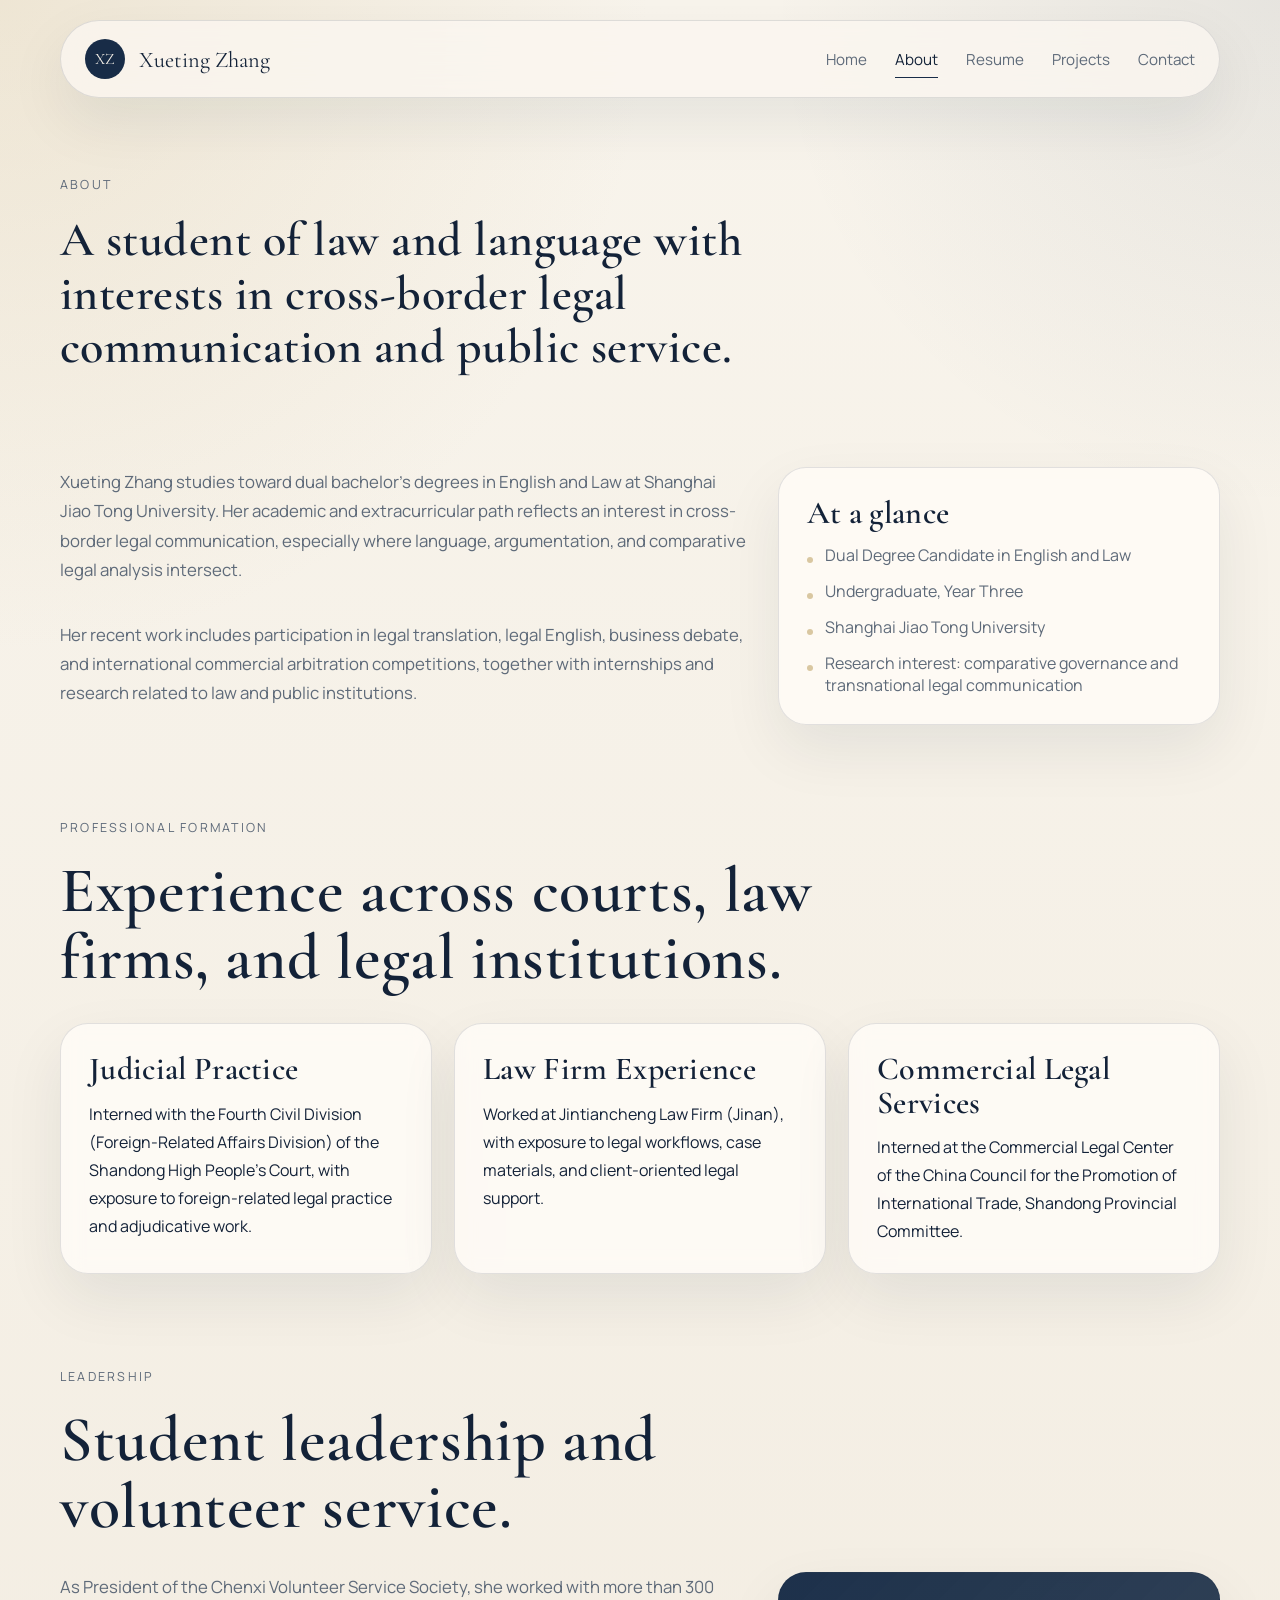
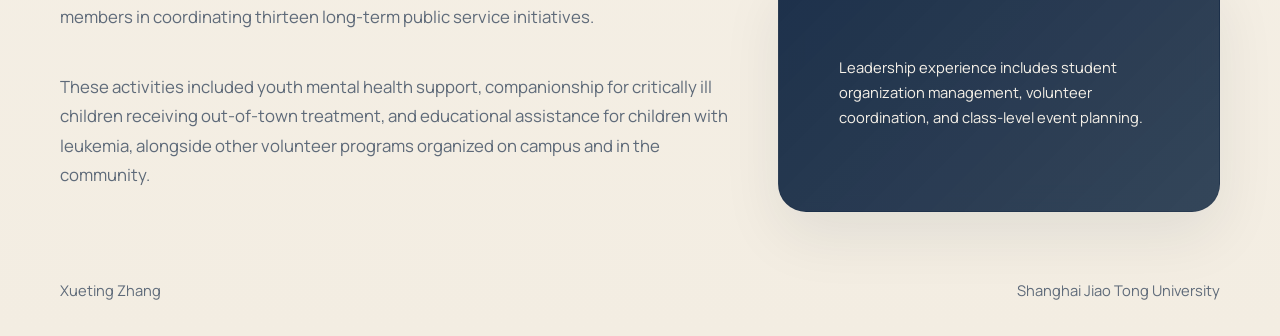
<file: about.html>
<!DOCTYPE html>
<html lang="en">
<head>
  <meta charset="UTF-8">
  <meta name="viewport" content="width=device-width, initial-scale=1.0">
  <title>About | Xueting Zhang</title>
  <meta name="description" content="About Xueting Zhang, an undergraduate at Shanghai Jiao Tong University studying English and Law.">
  <link rel="preconnect" href="https://fonts.googleapis.com">
  <link rel="preconnect" href="https://fonts.gstatic.com" crossorigin>
  <link href="https://fonts.googleapis.com/css2?family=Cormorant+Garamond:wght@400;500;600;700&family=Manrope:wght@400;500;600;700&display=swap" rel="stylesheet">
  <link rel="stylesheet" href="styles.css">
</head>
<body data-page="about">
  <div class="site-shell">
    <header class="site-header">
      <a class="brand" href="index.html">
        <span class="brand-mark">XZ</span>
        <span class="brand-text">Xueting Zhang</span>
      </a>
      <button class="menu-toggle" aria-expanded="false" aria-label="Toggle navigation">
        <span></span>
        <span></span>
      </button>
      <nav class="site-nav">
        <a href="index.html">Home</a>
        <a href="about.html">About</a>
        <a href="resume.html">Resume</a>
        <a href="projects.html">Projects</a>
        <a href="contact.html">Contact</a>
      </nav>
    </header>

    <main class="page-main">
      <section class="page-intro">
        <p class="eyebrow reveal">About</p>
        <h1 class="reveal">A student of law and language with interests in cross-border legal communication and public service.</h1>
      </section>

      <section class="section two-column">
        <div class="text-block reveal">
          <p>Xueting Zhang studies toward dual bachelor's degrees in English and Law at Shanghai Jiao Tong University. Her academic and extracurricular path reflects an interest in cross-border legal communication, especially where language, argumentation, and comparative legal analysis intersect.</p>
          <p>Her recent work includes participation in legal translation, legal English, business debate, and international commercial arbitration competitions, together with internships and research related to law and public institutions.</p>
        </div>
        <div class="detail-card reveal">
          <h2>At a glance</h2>
          <ul class="detail-list">
            <li>Dual Degree Candidate in English and Law</li>
            <li>Undergraduate, Year Three</li>
            <li>Shanghai Jiao Tong University</li>
            <li>Research interest: comparative governance and transnational legal communication</li>
          </ul>
        </div>
      </section>

      <section class="section">
        <div class="section-heading reveal">
          <p class="eyebrow">Professional Formation</p>
          <h2>Experience across courts, law firms, and legal institutions.</h2>
        </div>
        <div class="feature-grid">
          <article class="feature-card reveal">
            <h3>Judicial Practice</h3>
            <p>Interned with the Fourth Civil Division (Foreign-Related Affairs Division) of the Shandong High People's Court, with exposure to foreign-related legal practice and adjudicative work.</p>
          </article>
          <article class="feature-card reveal">
            <h3>Law Firm Experience</h3>
            <p>Worked at Jintiancheng Law Firm (Jinan), with exposure to legal workflows, case materials, and client-oriented legal support.</p>
          </article>
          <article class="feature-card reveal">
            <h3>Commercial Legal Services</h3>
            <p>Interned at the Commercial Legal Center of the China Council for the Promotion of International Trade, Shandong Provincial Committee.</p>
          </article>
        </div>
      </section>

      <section class="section split-section">
        <div class="section-heading reveal">
          <p class="eyebrow">Leadership</p>
          <h2>Student leadership and volunteer service.</h2>
        </div>
        <div class="split-content">
          <div class="text-block reveal">
            <p>As President of the Chenxi Volunteer Service Society, she worked with more than 300 members in coordinating thirteen long-term public service initiatives.</p>
            <p>These activities included youth mental health support, companionship for critically ill children receiving out-of-town treatment, and educational assistance for children with leukemia, alongside other volunteer programs organized on campus and in the community.</p>
          </div>
          <div class="quote-card text-panel reveal">
            <p>Leadership experience includes student organization management, volunteer coordination, and class-level event planning.</p>
          </div>
        </div>
      </section>
    </main>

    <footer class="site-footer">
      <p>Xueting Zhang</p>
      <p>Shanghai Jiao Tong University</p>
    </footer>
  </div>
  <script src="script.js"></script>
</body>
</html>
</file>
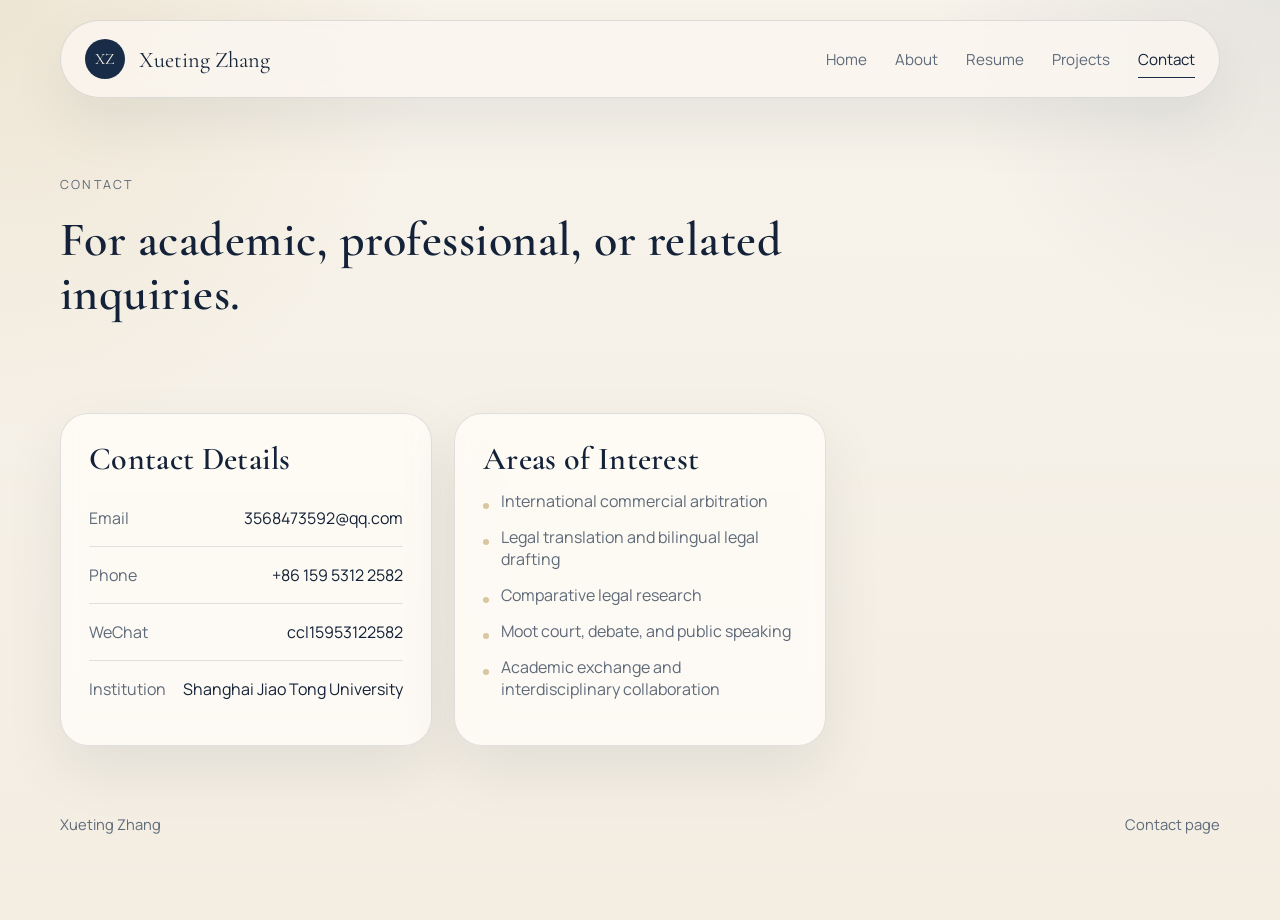
<file: contact.html>
<!DOCTYPE html>
<html lang="en">
<head>
  <meta charset="UTF-8">
  <meta name="viewport" content="width=device-width, initial-scale=1.0">
  <title>Contact | Xueting Zhang</title>
  <meta name="description" content="Contact information for Xueting Zhang.">
  <link rel="preconnect" href="https://fonts.googleapis.com">
  <link rel="preconnect" href="https://fonts.gstatic.com" crossorigin>
  <link href="https://fonts.googleapis.com/css2?family=Cormorant+Garamond:wght@400;500;600;700&family=Manrope:wght@400;500;600;700&display=swap" rel="stylesheet">
  <link rel="stylesheet" href="styles.css">
</head>
<body data-page="contact">
  <div class="site-shell">
    <header class="site-header">
      <a class="brand" href="index.html">
        <span class="brand-mark">XZ</span>
        <span class="brand-text">Xueting Zhang</span>
      </a>
      <button class="menu-toggle" aria-expanded="false" aria-label="Toggle navigation">
        <span></span>
        <span></span>
      </button>
      <nav class="site-nav">
        <a href="index.html">Home</a>
        <a href="about.html">About</a>
        <a href="resume.html">Resume</a>
        <a href="projects.html">Projects</a>
        <a href="contact.html">Contact</a>
      </nav>
    </header>

    <main class="page-main">
      <section class="page-intro">
        <p class="eyebrow reveal">Contact</p>
        <h1 class="reveal">For academic, professional, or related inquiries.</h1>
      </section>

      <section class="section contact-layout">
        <div class="contact-card reveal">
          <h2>Contact Details</h2>
          <p class="contact-line"><span>Email</span><a href="mailto:3568473592@qq.com">3568473592@qq.com</a></p>
          <p class="contact-line"><span>Phone</span><a href="tel:+8615953122582">+86 159 5312 2582</a></p>
          <p class="contact-line"><span>WeChat</span><span>ccl15953122582</span></p>
          <p class="contact-line"><span>Institution</span><span>Shanghai Jiao Tong University</span></p>
        </div>

        <div class="contact-card reveal">
          <h2>Areas of Interest</h2>
          <ul class="detail-list">
            <li>International commercial arbitration</li>
            <li>Legal translation and bilingual legal drafting</li>
            <li>Comparative legal research</li>
            <li>Moot court, debate, and public speaking</li>
            <li>Academic exchange and interdisciplinary collaboration</li>
          </ul>
        </div>
      </section>
    </main>

    <footer class="site-footer">
      <p>Xueting Zhang</p>
      <p>Contact page</p>
    </footer>
  </div>
  <script src="script.js"></script>
</body>
</html>
</file>
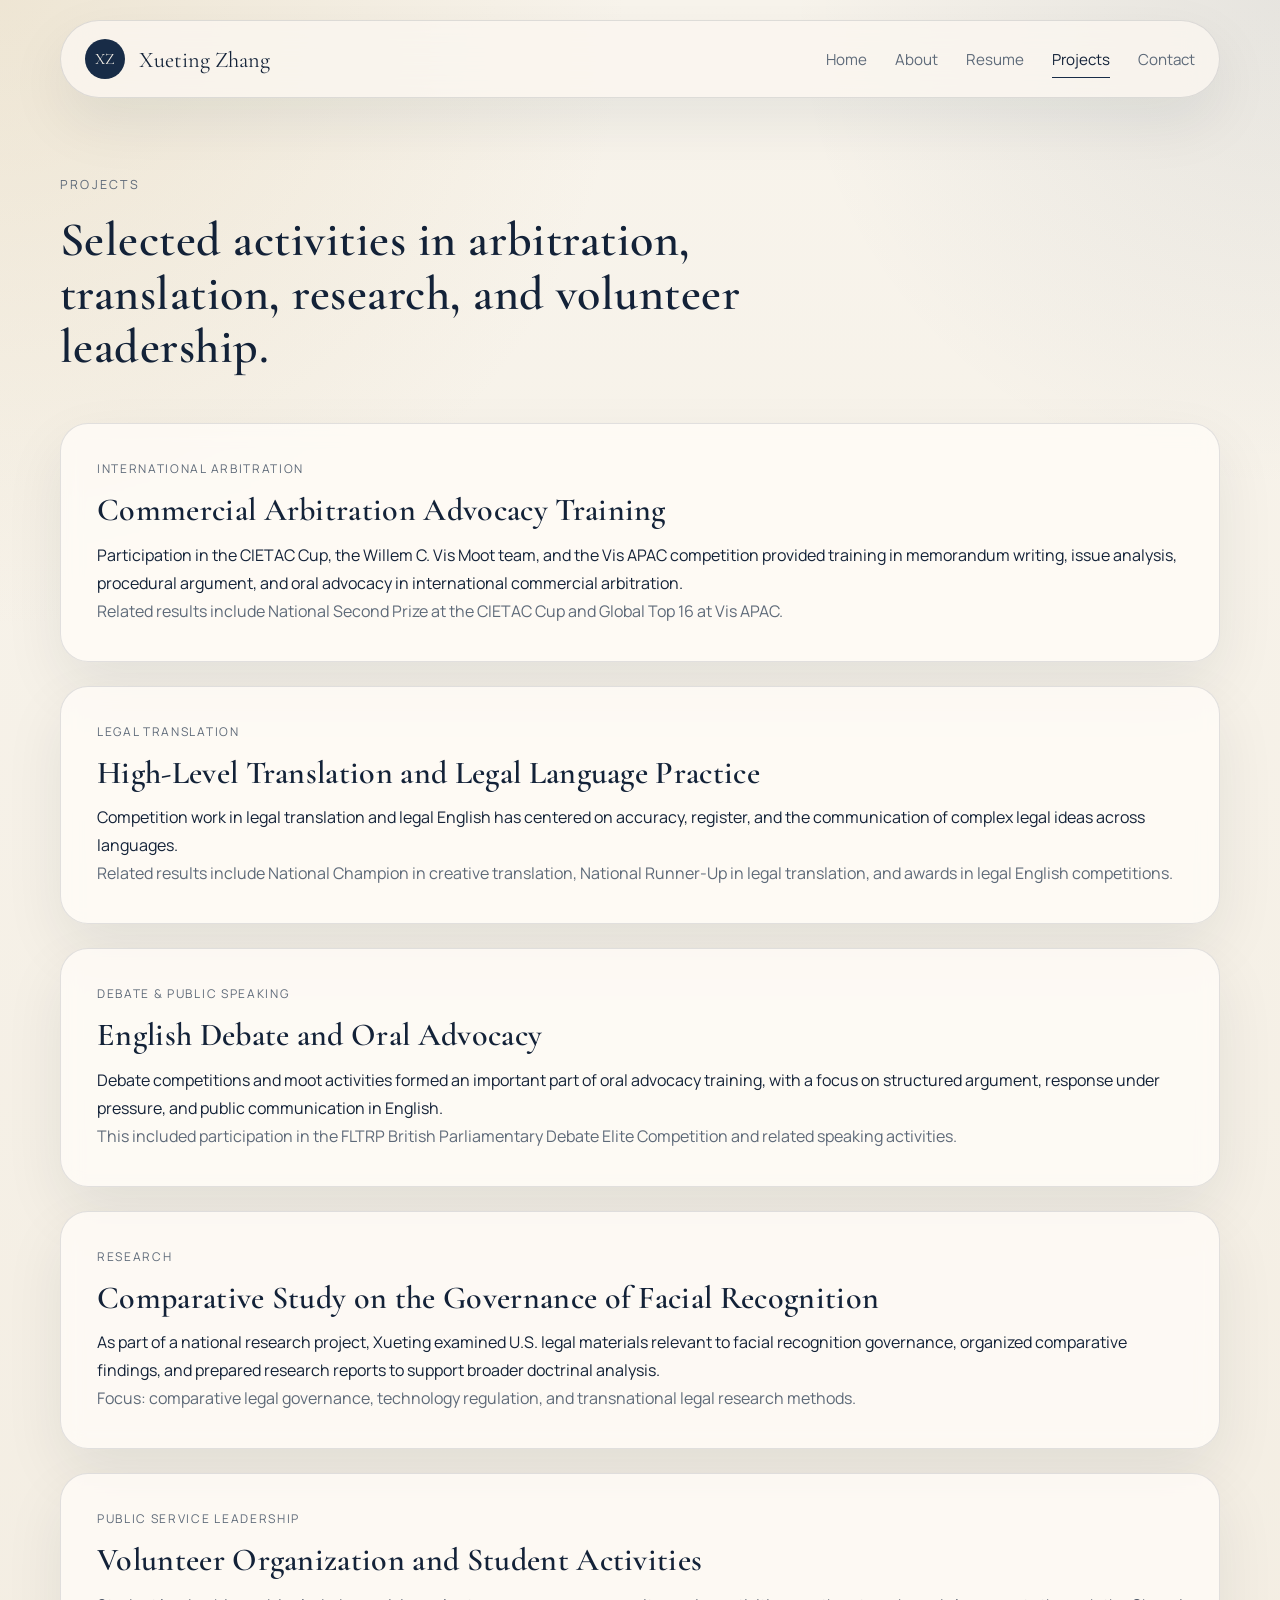
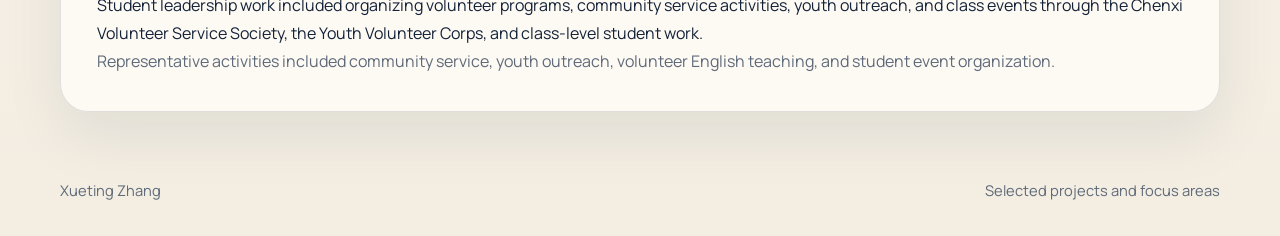
<file: projects.html>
<!DOCTYPE html>
<html lang="en">
<head>
  <meta charset="UTF-8">
  <meta name="viewport" content="width=device-width, initial-scale=1.0">
  <title>Projects | Xueting Zhang</title>
  <meta name="description" content="Selected projects and focus areas from the academic and professional profile of Xueting Zhang.">
  <link rel="preconnect" href="https://fonts.googleapis.com">
  <link rel="preconnect" href="https://fonts.gstatic.com" crossorigin>
  <link href="https://fonts.googleapis.com/css2?family=Cormorant+Garamond:wght@400;500;600;700&family=Manrope:wght@400;500;600;700&display=swap" rel="stylesheet">
  <link rel="stylesheet" href="styles.css">
</head>
<body data-page="projects">
  <div class="site-shell">
    <header class="site-header">
      <a class="brand" href="index.html">
        <span class="brand-mark">XZ</span>
        <span class="brand-text">Xueting Zhang</span>
      </a>
      <button class="menu-toggle" aria-expanded="false" aria-label="Toggle navigation">
        <span></span>
        <span></span>
      </button>
      <nav class="site-nav">
        <a href="index.html">Home</a>
        <a href="about.html">About</a>
        <a href="resume.html">Resume</a>
        <a href="projects.html">Projects</a>
        <a href="contact.html">Contact</a>
      </nav>
    </header>

    <main class="page-main">
      <section class="page-intro">
        <p class="eyebrow reveal">Projects</p>
        <h1 class="reveal">Selected activities in arbitration, translation, research, and volunteer leadership.</h1>
      </section>

      <section class="project-stack">
        <article class="project-card-large reveal">
          <div class="project-meta">International Arbitration</div>
          <h2>Commercial Arbitration Advocacy Training</h2>
          <p>Participation in the CIETAC Cup, the Willem C. Vis Moot team, and the Vis APAC competition provided training in memorandum writing, issue analysis, procedural argument, and oral advocacy in international commercial arbitration.</p>
          <p class="muted">Related results include National Second Prize at the CIETAC Cup and Global Top 16 at Vis APAC.</p>
        </article>

        <article class="project-card-large reveal">
          <div class="project-meta">Legal Translation</div>
          <h2>High-Level Translation and Legal Language Practice</h2>
          <p>Competition work in legal translation and legal English has centered on accuracy, register, and the communication of complex legal ideas across languages.</p>
          <p class="muted">Related results include National Champion in creative translation, National Runner-Up in legal translation, and awards in legal English competitions.</p>
        </article>

        <article class="project-card-large reveal">
          <div class="project-meta">Debate & Public Speaking</div>
          <h2>English Debate and Oral Advocacy</h2>
          <p>Debate competitions and moot activities formed an important part of oral advocacy training, with a focus on structured argument, response under pressure, and public communication in English.</p>
          <p class="muted">This included participation in the FLTRP British Parliamentary Debate Elite Competition and related speaking activities.</p>
        </article>

        <article class="project-card-large reveal">
          <div class="project-meta">Research</div>
          <h2>Comparative Study on the Governance of Facial Recognition</h2>
          <p>As part of a national research project, Xueting examined U.S. legal materials relevant to facial recognition governance, organized comparative findings, and prepared research reports to support broader doctrinal analysis.</p>
          <p class="muted">Focus: comparative legal governance, technology regulation, and transnational legal research methods.</p>
        </article>

        <article class="project-card-large reveal">
          <div class="project-meta">Public Service Leadership</div>
          <h2>Volunteer Organization and Student Activities</h2>
          <p>Student leadership work included organizing volunteer programs, community service activities, youth outreach, and class events through the Chenxi Volunteer Service Society, the Youth Volunteer Corps, and class-level student work.</p>
          <p class="muted">Representative activities included community service, youth outreach, volunteer English teaching, and student event organization.</p>
        </article>
      </section>
    </main>

    <footer class="site-footer">
      <p>Xueting Zhang</p>
      <p>Selected projects and focus areas</p>
    </footer>
  </div>
  <script src="script.js"></script>
</body>
</html>
</file>
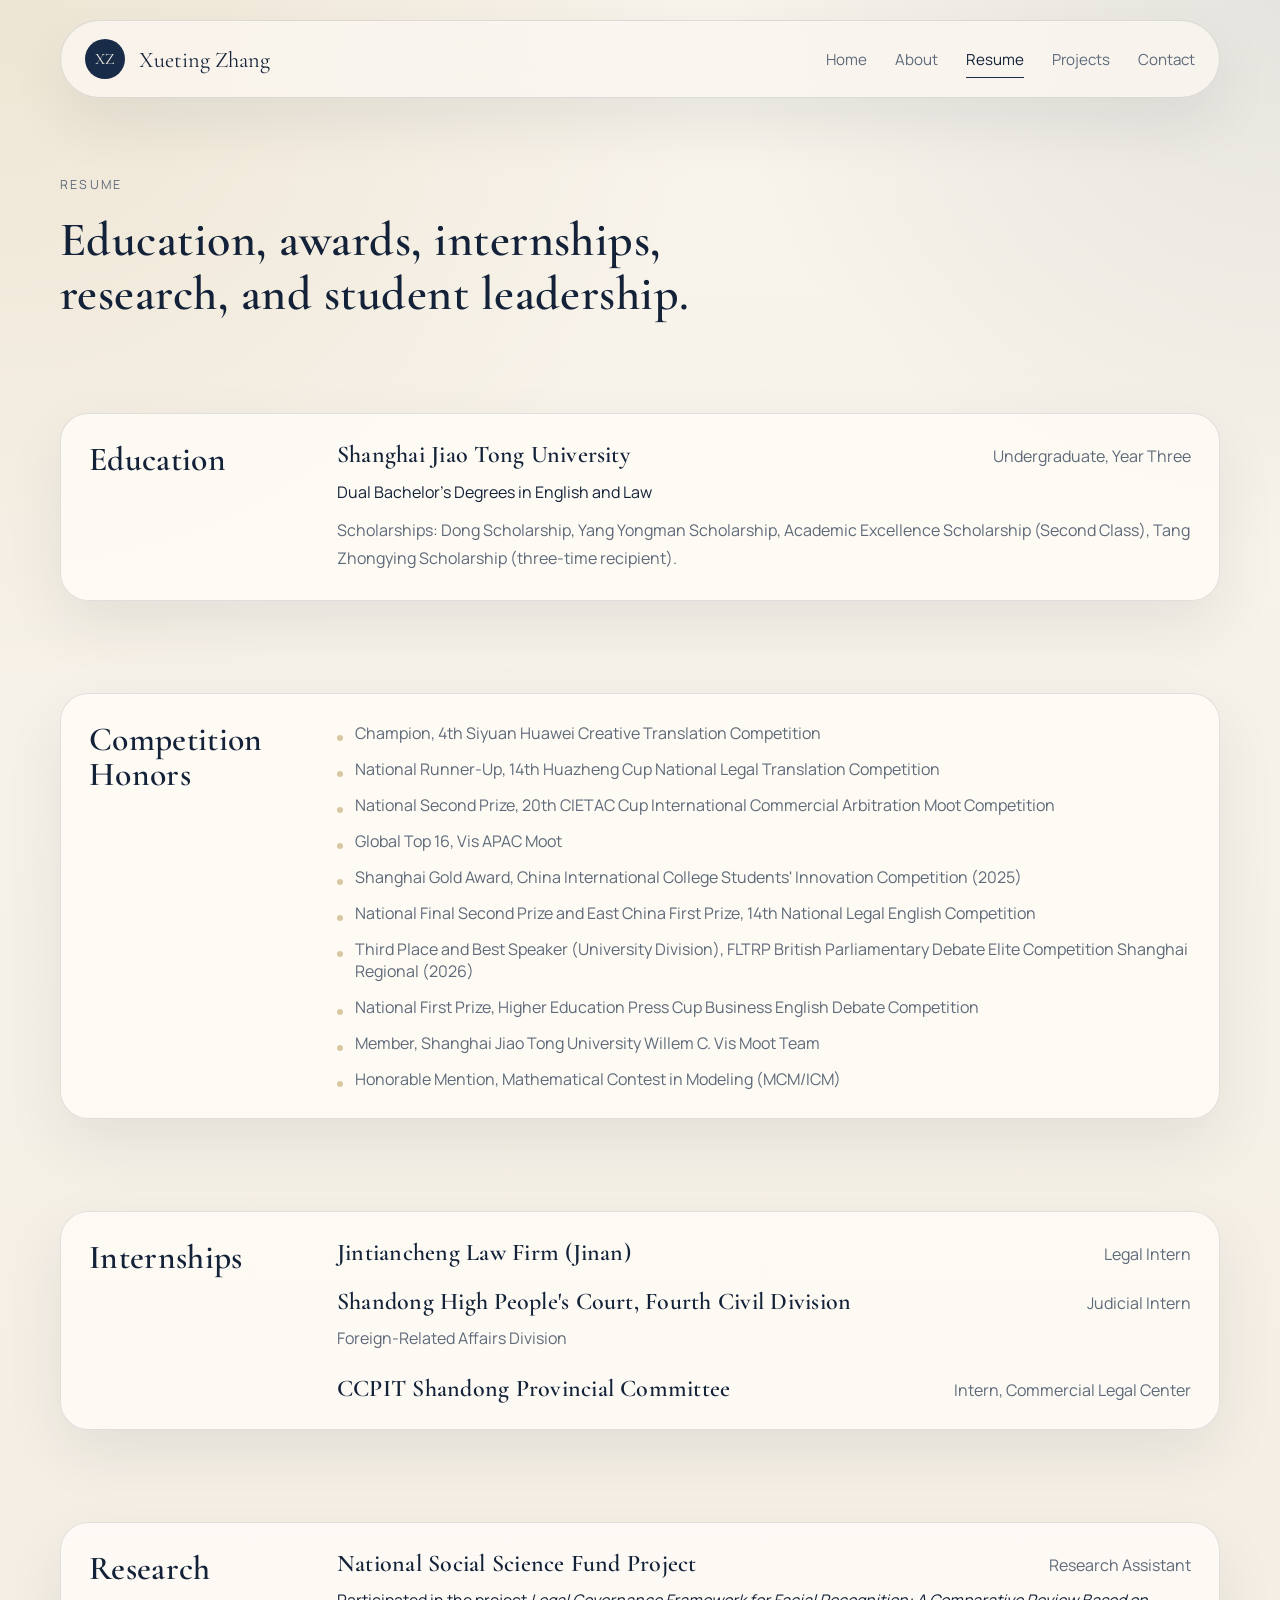
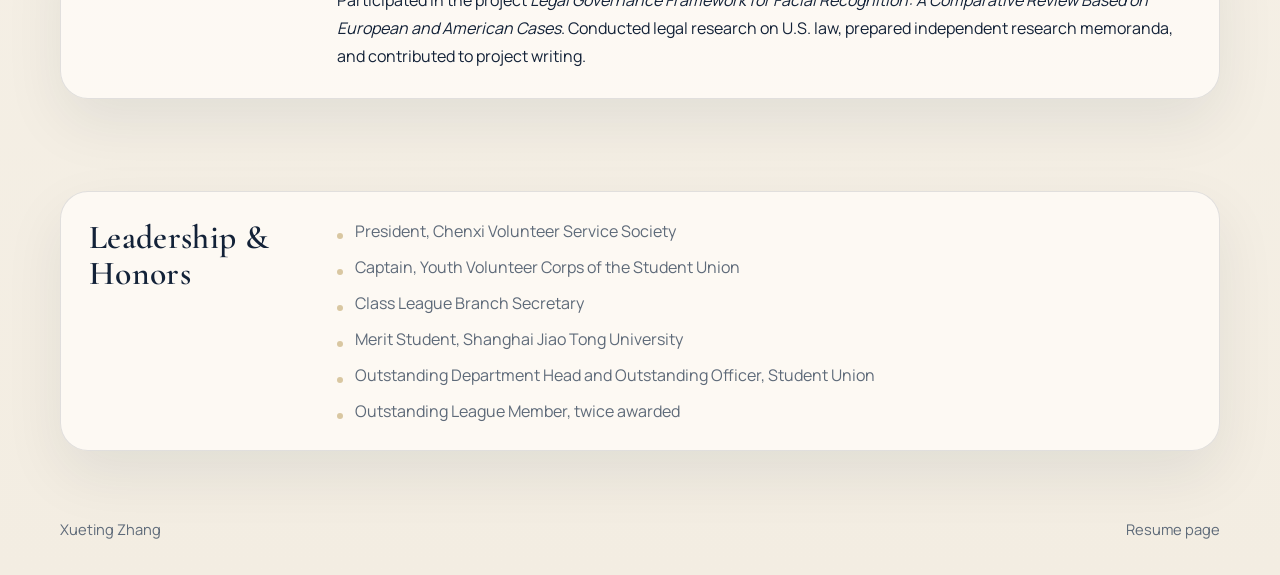
<file: resume.html>
<!DOCTYPE html>
<html lang="en">
<head>
  <meta charset="UTF-8">
  <meta name="viewport" content="width=device-width, initial-scale=1.0">
  <title>Resume | Xueting Zhang</title>
  <meta name="description" content="Resume of Xueting Zhang, highlighting education, awards, internships, research, and leadership.">
  <link rel="preconnect" href="https://fonts.googleapis.com">
  <link rel="preconnect" href="https://fonts.gstatic.com" crossorigin>
  <link href="https://fonts.googleapis.com/css2?family=Cormorant+Garamond:wght@400;500;600;700&family=Manrope:wght@400;500;600;700&display=swap" rel="stylesheet">
  <link rel="stylesheet" href="styles.css">
</head>
<body data-page="resume">
  <div class="site-shell">
    <header class="site-header">
      <a class="brand" href="index.html">
        <span class="brand-mark">XZ</span>
        <span class="brand-text">Xueting Zhang</span>
      </a>
      <button class="menu-toggle" aria-expanded="false" aria-label="Toggle navigation">
        <span></span>
        <span></span>
      </button>
      <nav class="site-nav">
        <a href="index.html">Home</a>
        <a href="about.html">About</a>
        <a href="resume.html">Resume</a>
        <a href="projects.html">Projects</a>
        <a href="contact.html">Contact</a>
      </nav>
    </header>

    <main class="page-main">
      <section class="page-intro">
        <p class="eyebrow reveal">Resume</p>
        <h1 class="reveal">Education, awards, internships, research, and student leadership.</h1>
      </section>

      <section class="resume-section reveal">
        <div class="resume-heading"><h2>Education</h2></div>
        <div class="resume-body">
          <article class="resume-entry">
            <div class="resume-entry-head">
              <h3>Shanghai Jiao Tong University</h3>
              <span>Undergraduate, Year Three</span>
            </div>
            <p>Dual Bachelor's Degrees in English and Law</p>
            <p class="muted">Scholarships: Dong Scholarship, Yang Yongman Scholarship, Academic Excellence Scholarship (Second Class), Tang Zhongying Scholarship (three-time recipient).</p>
          </article>
        </div>
      </section>

      <section class="resume-section reveal">
        <div class="resume-heading"><h2>Competition Honors</h2></div>
        <div class="resume-body">
          <ul class="resume-list">
            <li>Champion, 4th Siyuan Huawei Creative Translation Competition</li>
            <li>National Runner-Up, 14th Huazheng Cup National Legal Translation Competition</li>
            <li>National Second Prize, 20th CIETAC Cup International Commercial Arbitration Moot Competition</li>
            <li>Global Top 16, Vis APAC Moot</li>
            <li>Shanghai Gold Award, China International College Students' Innovation Competition (2025)</li>
            <li>National Final Second Prize and East China First Prize, 14th National Legal English Competition</li>
            <li>Third Place and Best Speaker (University Division), FLTRP British Parliamentary Debate Elite Competition Shanghai Regional (2026)</li>
            <li>National First Prize, Higher Education Press Cup Business English Debate Competition</li>
            <li>Member, Shanghai Jiao Tong University Willem C. Vis Moot Team</li>
            <li>Honorable Mention, Mathematical Contest in Modeling (MCM/ICM)</li>
          </ul>
        </div>
      </section>

      <section class="resume-section reveal">
        <div class="resume-heading"><h2>Internships</h2></div>
        <div class="resume-body">
          <article class="resume-entry">
            <div class="resume-entry-head">
              <h3>Jintiancheng Law Firm (Jinan)</h3>
              <span>Legal Intern</span>
            </div>
          </article>
          <article class="resume-entry">
            <div class="resume-entry-head">
              <h3>Shandong High People's Court, Fourth Civil Division</h3>
              <span>Judicial Intern</span>
            </div>
            <p class="muted">Foreign-Related Affairs Division</p>
          </article>
          <article class="resume-entry">
            <div class="resume-entry-head">
              <h3>CCPIT Shandong Provincial Committee</h3>
              <span>Intern, Commercial Legal Center</span>
            </div>
          </article>
        </div>
      </section>

      <section class="resume-section reveal">
        <div class="resume-heading"><h2>Research</h2></div>
        <div class="resume-body">
          <article class="resume-entry">
            <div class="resume-entry-head">
              <h3>National Social Science Fund Project</h3>
              <span>Research Assistant</span>
            </div>
            <p>Participated in the project <em>Legal Governance Framework for Facial Recognition: A Comparative Review Based on European and American Cases</em>. Conducted legal research on U.S. law, prepared independent research memoranda, and contributed to project writing.</p>
          </article>
        </div>
      </section>

      <section class="resume-section reveal">
        <div class="resume-heading"><h2>Leadership & Honors</h2></div>
        <div class="resume-body">
          <ul class="resume-list">
            <li>President, Chenxi Volunteer Service Society</li>
            <li>Captain, Youth Volunteer Corps of the Student Union</li>
            <li>Class League Branch Secretary</li>
            <li>Merit Student, Shanghai Jiao Tong University</li>
            <li>Outstanding Department Head and Outstanding Officer, Student Union</li>
            <li>Outstanding League Member, twice awarded</li>
          </ul>
        </div>
      </section>
    </main>

    <footer class="site-footer">
      <p>Xueting Zhang</p>
      <p>Resume page</p>
    </footer>
  </div>
  <script src="script.js"></script>
</body>
</html>
</file>
<file: styles.css>
:root {
  --bg: #f6f1e8;
  --surface: rgba(255, 252, 247, 0.82);
  --text: #132238;
  --muted: #5e6a79;
  --line: rgba(19, 34, 56, 0.12);
  --accent: #182c47;
  --accent-soft: #d9c7a1;
  --shadow: 0 24px 60px rgba(19, 34, 56, 0.08);
  --max-width: 1160px;
  --serif: "Cormorant Garamond", "Iowan Old Style", "Palatino Linotype", "Book Antiqua", serif;
  --sans: "Manrope", "Aptos", "Segoe UI", sans-serif;
}

* {
  box-sizing: border-box;
}

html {
  scroll-behavior: smooth;
}

body {
  margin: 0;
  color: var(--text);
  font-family: var(--sans);
  background:
    radial-gradient(circle at top left, rgba(217, 199, 161, 0.32), transparent 28%),
    radial-gradient(circle at top right, rgba(24, 44, 71, 0.08), transparent 22%),
    linear-gradient(180deg, #f8f4ec 0%, #f3ede2 100%);
  min-height: 100vh;
}

a {
  color: inherit;
  text-decoration: none;
}

p {
  margin: 0;
  line-height: 1.75;
}

h1,
h2,
h3 {
  margin: 0;
  font-family: var(--serif);
  font-weight: 600;
  line-height: 1.05;
  letter-spacing: 0.01em;
}

ul {
  margin: 0;
  padding: 0;
  list-style: none;
}

.site-shell {
  width: min(calc(100% - 32px), var(--max-width));
  margin: 0 auto;
}

.site-header {
  position: sticky;
  top: 20px;
  z-index: 20;
  display: flex;
  align-items: center;
  justify-content: space-between;
  margin-top: 20px;
  padding: 18px 24px;
  border: 1px solid var(--line);
  border-radius: 999px;
  background: rgba(250, 246, 239, 0.82);
  backdrop-filter: blur(16px);
  box-shadow: var(--shadow);
}

.brand {
  display: inline-flex;
  align-items: center;
  gap: 14px;
}

.brand-mark {
  display: inline-grid;
  place-items: center;
  width: 40px;
  height: 40px;
  border-radius: 50%;
  background: var(--accent);
  color: #f7f2e9;
  font-family: var(--serif);
  font-size: 1rem;
}

.brand-text {
  font-family: var(--serif);
  font-size: 1.4rem;
}

.site-nav {
  display: flex;
  align-items: center;
  gap: 28px;
}

.site-nav a {
  position: relative;
  font-size: 0.95rem;
  color: var(--muted);
}

.site-nav a::after {
  content: "";
  position: absolute;
  left: 0;
  bottom: -8px;
  width: 100%;
  height: 1px;
  transform: scaleX(0);
  transform-origin: left;
  background: var(--accent);
  transition: transform 220ms ease;
}

.site-nav a:hover::after,
.site-nav a.active::after {
  transform: scaleX(1);
}

.site-nav a.active {
  color: var(--text);
}

.menu-toggle {
  display: none;
  width: 44px;
  height: 44px;
  border: 1px solid var(--line);
  border-radius: 50%;
  background: transparent;
  padding: 0;
  cursor: pointer;
}

.menu-toggle span {
  display: block;
  width: 18px;
  height: 1px;
  margin: 5px auto;
  background: var(--text);
}

main {
  padding: 72px 0 56px;
}

.hero {
  padding: 92px 0 74px;
}

.hero-with-portrait {
  display: grid;
  grid-template-columns: minmax(0, 1fr) 180px;
  gap: 32px;
  align-items: start;
}

.hero-copy {
  min-width: 0;
}

.eyebrow {
  margin-bottom: 18px;
  color: var(--muted);
  font-size: 0.78rem;
  letter-spacing: 0.18em;
  text-transform: uppercase;
}

.hero h1,
.page-intro h1 {
  max-width: 930px;
  font-size: clamp(3.5rem, 7vw, 6.2rem);
}

.hero h1 {
  max-width: 760px;
  font-size: clamp(1.85rem, 3.25vw, 2.85rem);
  line-height: 1.16;
}

.page-intro h1 {
  max-width: 760px;
  font-size: clamp(1.9rem, 3.8vw, 3rem);
  line-height: 1.12;
}

.lead {
  max-width: 760px;
  margin-top: 26px;
  font-size: 1.12rem;
  color: var(--muted);
}

.portrait-card {
  margin: 8px 0 0;
  padding: 8px;
  border: 1px solid var(--line);
  border-radius: 22px;
  background: var(--surface);
  box-shadow: var(--shadow);
}

.portrait-card img {
  display: block;
  width: 100%;
  aspect-ratio: 3 / 4;
  object-fit: cover;
  border-radius: 16px;
}

.hero-actions {
  display: flex;
  gap: 16px;
  margin-top: 34px;
}

.button {
  display: inline-flex;
  align-items: center;
  justify-content: center;
  min-width: 156px;
  padding: 14px 22px;
  border-radius: 999px;
  border: 1px solid var(--accent);
  font-size: 0.95rem;
  transition: transform 200ms ease, background 200ms ease, color 200ms ease;
}

.button:hover {
  transform: translateY(-2px);
}

.button-primary {
  background: var(--accent);
  color: #f7f2e9;
}

.button-secondary {
  background: transparent;
  color: var(--text);
}

.spotlight-grid,
.feature-grid,
.contact-layout {
  display: grid;
  grid-template-columns: repeat(3, minmax(0, 1fr));
  gap: 22px;
}

.spotlight-card,
.feature-card,
.detail-card,
.quote-card,
.contact-card,
.project-card-large {
  border: 1px solid var(--line);
  border-radius: 28px;
  background: var(--surface);
  backdrop-filter: blur(10px);
  box-shadow: var(--shadow);
}

.spotlight-card,
.feature-card,
.detail-card,
.quote-card,
.contact-card {
  padding: 28px;
}

.card-label,
.project-meta {
  margin-bottom: 16px;
  color: var(--muted);
  letter-spacing: 0.14em;
  text-transform: uppercase;
  font-size: 0.75rem;
}

.spotlight-card h2,
.feature-card h3,
.detail-card h2,
.contact-card h2,
.project-card-large h2 {
  margin-bottom: 14px;
  font-size: 2rem;
}

.section,
.resume-section {
  margin-top: 92px;
}

.page-main {
  padding-top: 34px;
}

.page-intro {
  padding-top: 42px;
}

.section-heading {
  max-width: 820px;
  margin-bottom: 32px;
}

.section-heading h2 {
  font-size: clamp(2.4rem, 5vw, 4rem);
}

.split-section .split-content,
.two-column {
  display: grid;
  grid-template-columns: minmax(0, 1.4fr) minmax(280px, 0.9fr);
  gap: 30px;
}

.text-block {
  display: grid;
  gap: 18px;
  color: var(--muted);
  font-size: 1.05rem;
}

.stats-panel {
  display: grid;
  gap: 18px;
  padding: 28px;
  border-radius: 28px;
  border: 1px solid var(--line);
  background: linear-gradient(180deg, rgba(24, 44, 71, 0.98), rgba(18, 34, 55, 0.92));
  color: #f8f3eb;
  box-shadow: var(--shadow);
}

.stat-number {
  display: block;
  font-family: var(--serif);
  font-size: 2.8rem;
}

.stat-label {
  display: block;
  margin-top: 6px;
  color: rgba(248, 243, 235, 0.75);
}

.timeline {
  display: grid;
  gap: 20px;
}

.timeline-item,
.resume-section,
.project-card-large {
  padding: 28px;
  border: 1px solid var(--line);
  border-radius: 28px;
  background: var(--surface);
  box-shadow: var(--shadow);
}

.timeline-item {
  display: grid;
  grid-template-columns: 100px minmax(0, 1fr);
  gap: 20px;
}

.timeline-year {
  color: var(--muted);
  font-size: 0.9rem;
  letter-spacing: 0.14em;
  text-transform: uppercase;
}

.timeline-item h3 {
  margin-bottom: 10px;
  font-size: 1.8rem;
}

.detail-list,
.resume-list {
  display: grid;
  gap: 14px;
  color: var(--muted);
}

.detail-list li,
.resume-list li {
  position: relative;
  padding-left: 18px;
}

.detail-list li::before,
.resume-list li::before {
  content: "";
  position: absolute;
  left: 0;
  top: 0.82em;
  width: 6px;
  height: 6px;
  border-radius: 50%;
  background: var(--accent-soft);
}

.quote-card {
  display: grid;
  place-items: center;
  min-height: 240px;
  background: linear-gradient(135deg, rgba(24, 44, 71, 0.98), rgba(31, 51, 74, 0.9));
  color: #f7f2e9;
}

.quote-card p {
  max-width: 290px;
  font-family: var(--serif);
  font-size: 2rem;
  line-height: 1.2;
}

.text-panel {
  padding: 32px;
  align-items: center;
  background: linear-gradient(135deg, rgba(24, 44, 71, 0.98), rgba(31, 51, 74, 0.9));
}

.text-panel p {
  max-width: 320px;
  font-family: var(--sans);
  font-size: 0.92rem;
  line-height: 1.7;
}

.resume-section {
  display: grid;
  grid-template-columns: 220px minmax(0, 1fr);
  gap: 28px;
}

.resume-heading h2 {
  font-size: 2.1rem;
}

.resume-body {
  display: grid;
  gap: 24px;
}

.resume-entry {
  display: grid;
  gap: 10px;
}

.resume-entry-head {
  display: flex;
  align-items: baseline;
  justify-content: space-between;
  gap: 12px;
}

.resume-entry-head h3 {
  font-size: 1.5rem;
}

.resume-entry-head span,
.muted {
  color: var(--muted);
}

.project-stack {
  display: grid;
  gap: 24px;
  margin-top: 48px;
}

.project-card-large {
  padding: 36px;
}

.contact-line {
  display: flex;
  justify-content: space-between;
  gap: 16px;
  padding: 14px 0;
  border-bottom: 1px solid var(--line);
}

.contact-line:last-of-type {
  border-bottom: 0;
}

.contact-line span:first-child {
  color: var(--muted);
}

.site-footer {
  display: flex;
  justify-content: space-between;
  gap: 16px;
  padding: 10px 0 32px;
  color: var(--muted);
  font-size: 0.92rem;
}

.reveal {
  opacity: 0;
  transform: translateY(24px);
  transition: opacity 720ms ease, transform 720ms ease;
}

.reveal.visible {
  opacity: 1;
  transform: translateY(0);
}

@media (max-width: 920px) {
  .site-header {
    top: 12px;
    padding: 16px 18px;
    border-radius: 28px;
  }

  .menu-toggle {
    display: inline-block;
  }

  .site-nav {
    position: absolute;
    top: calc(100% + 12px);
    right: 0;
    left: 0;
    display: grid;
    gap: 16px;
    padding: 18px;
    border: 1px solid var(--line);
    border-radius: 24px;
    background: rgba(250, 246, 239, 0.96);
    box-shadow: var(--shadow);
    opacity: 0;
    pointer-events: none;
    transform: translateY(-8px);
    transition: opacity 220ms ease, transform 220ms ease;
  }

  .site-header.nav-open .site-nav {
    opacity: 1;
    pointer-events: auto;
    transform: translateY(0);
  }

  .spotlight-grid,
  .feature-grid,
  .contact-layout,
  .hero-with-portrait,
  .split-section .split-content,
  .two-column,
  .resume-section {
    grid-template-columns: 1fr;
  }

  .timeline-item {
    grid-template-columns: 1fr;
  }

  .resume-entry-head,
  .site-footer,
  .contact-line {
    flex-direction: column;
  }

  .hero {
    padding-top: 54px;
  }

  .portrait-card {
    max-width: 180px;
  }
}

@media (max-width: 640px) {
  .site-shell {
    width: min(calc(100% - 20px), var(--max-width));
  }

  .brand-text {
    font-size: 1.15rem;
  }

  .hero-actions {
    flex-direction: column;
  }

  .button {
    width: 100%;
  }

  main {
    padding-top: 46px;
  }

  .spotlight-card,
  .feature-card,
  .detail-card,
  .quote-card,
  .contact-card,
  .timeline-item,
  .resume-section,
  .project-card-large {
    border-radius: 24px;
  }
}
</file>
